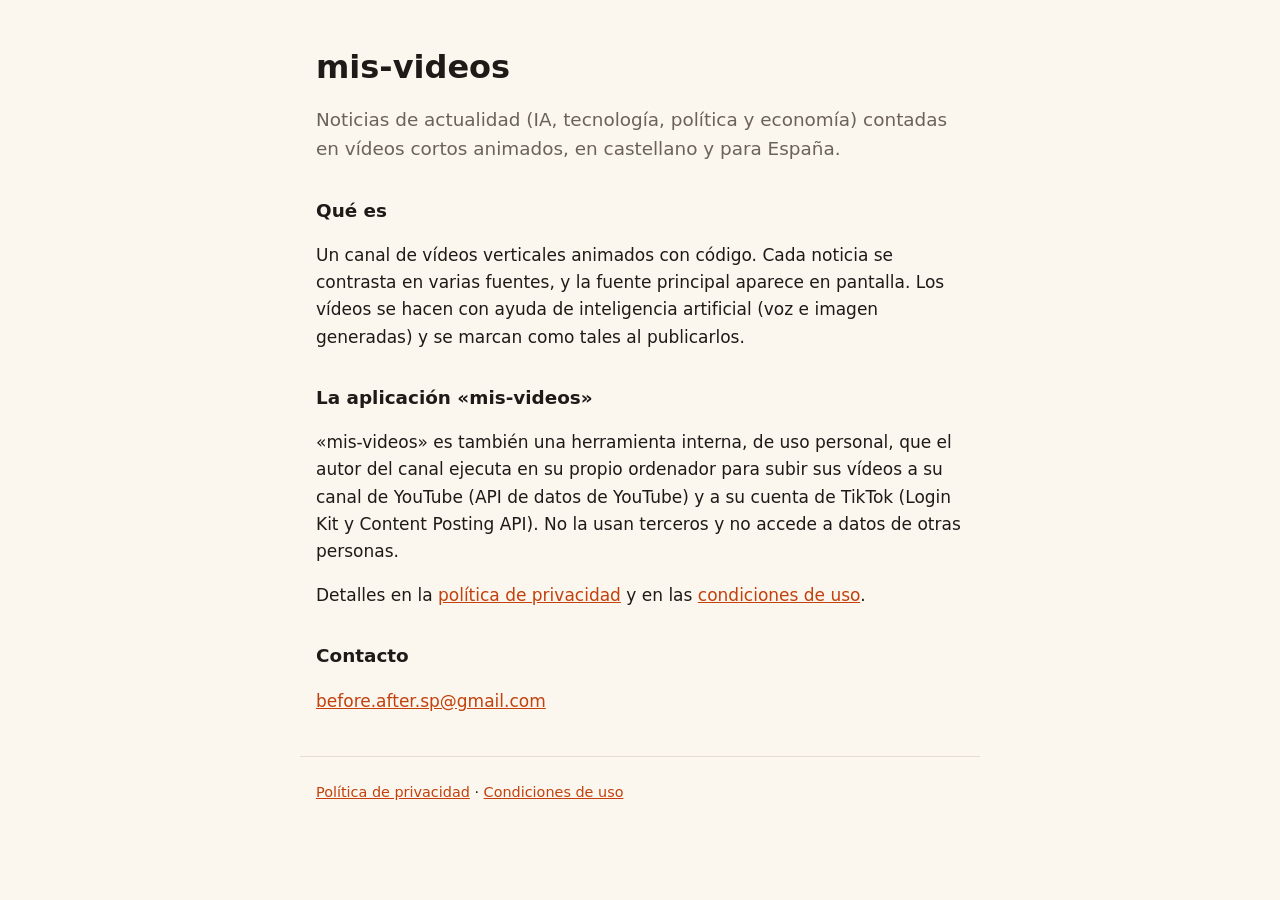
<file: index.html>
<!doctype html>
<html lang="es">
<head>
<meta charset="utf-8">
<meta name="viewport" content="width=device-width, initial-scale=1">
<title>mis-videos</title>
<meta name="description" content="Noticias de actualidad en vídeos cortos animados, en castellano.">
<link rel="stylesheet" href="estilo.css">
</head>
<body>
<main>
	<h1>mis-videos</h1>
	<p class="entradilla">Noticias de actualidad (IA, tecnología, política y economía) contadas en vídeos cortos animados, en castellano y para España.</p>

	<h2>Qué es</h2>
	<p>Un canal de vídeos verticales animados con código. Cada noticia se contrasta en varias fuentes, y la fuente principal aparece en pantalla. Los vídeos se hacen con ayuda de inteligencia artificial (voz e imagen generadas) y se marcan como tales al publicarlos.</p>

	<h2>La aplicación «mis-videos»</h2>
	<p>«mis-videos» es también una herramienta interna, de uso personal, que el autor del canal ejecuta en su propio ordenador para subir sus vídeos a su canal de YouTube (API de datos de YouTube) y a su cuenta de TikTok (Login Kit y Content Posting API). No la usan terceros y no accede a datos de otras personas.</p>
	<p>Detalles en la <a href="privacidad.html">política de privacidad</a> y en las <a href="terminos.html">condiciones de uso</a>.</p>

	<h2>Contacto</h2>
	<p><a href="mailto:before.after.sp@gmail.com">before.after.sp@gmail.com</a></p>
</main>
<footer><a href="privacidad.html">Política de privacidad</a> · <a href="terminos.html">Condiciones de uso</a></footer>
</body>
</html>
</file>
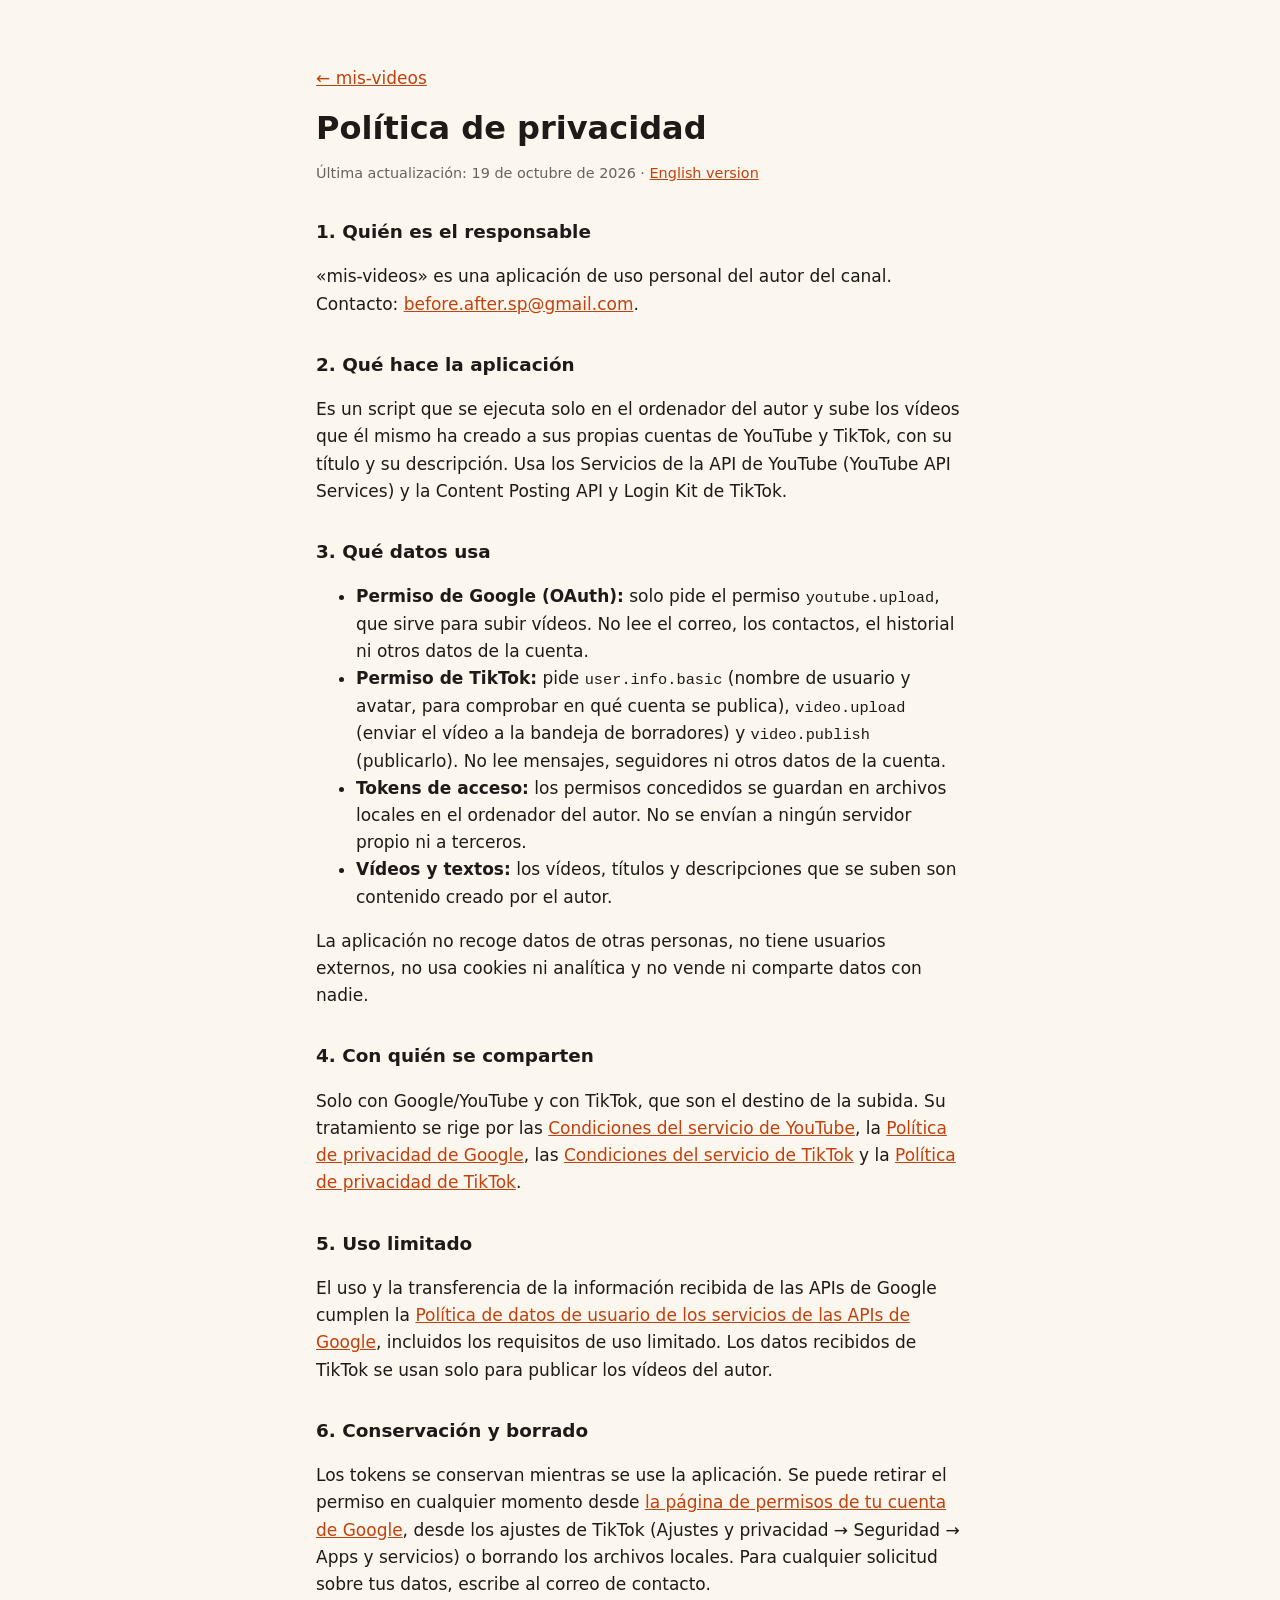
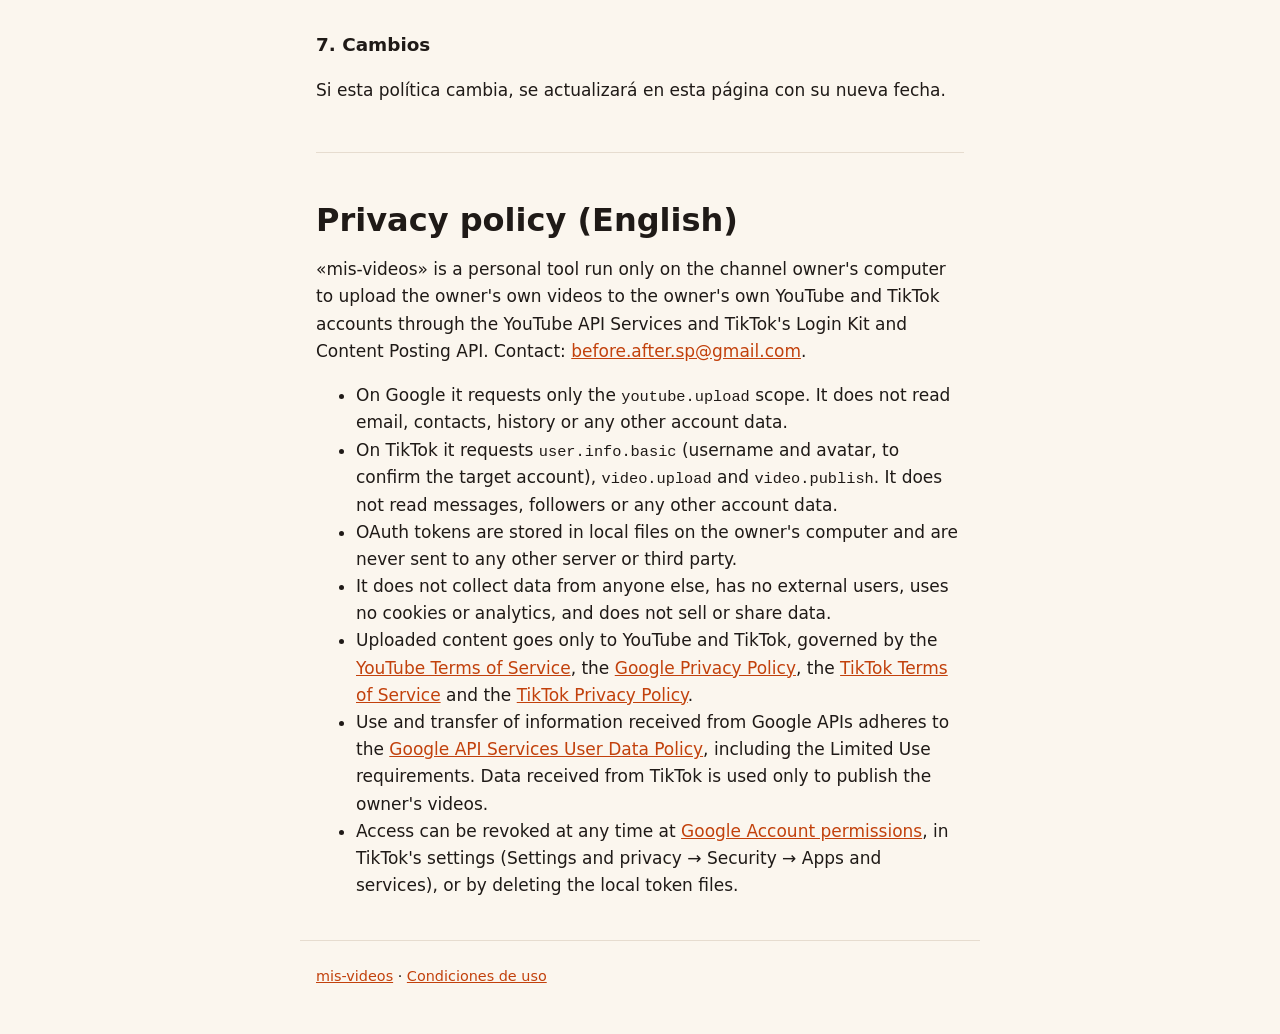
<file: privacidad.html>
<!doctype html>
<html lang="es">
<head>
<meta charset="utf-8">
<meta name="viewport" content="width=device-width, initial-scale=1">
<title>Política de privacidad · mis-videos</title>
<link rel="stylesheet" href="estilo.css">
</head>
<body>
<main>
	<p><a href="index.html">← mis-videos</a></p>
	<h1>Política de privacidad</h1>
	<p class="fecha">Última actualización: 19 de octubre de 2026 · <a href="#english">English version</a></p>

	<h2>1. Quién es el responsable</h2>
	<p>«mis-videos» es una aplicación de uso personal del autor del canal. Contacto: <a href="mailto:before.after.sp@gmail.com">before.after.sp@gmail.com</a>.</p>

	<h2>2. Qué hace la aplicación</h2>
	<p>Es un script que se ejecuta solo en el ordenador del autor y sube los vídeos que él mismo ha creado a sus propias cuentas de YouTube y TikTok, con su título y su descripción. Usa los Servicios de la API de YouTube (YouTube API Services) y la Content Posting API y Login Kit de TikTok.</p>

	<h2>3. Qué datos usa</h2>
	<ul>
		<li><strong>Permiso de Google (OAuth):</strong> solo pide el permiso <code>youtube.upload</code>, que sirve para subir vídeos. No lee el correo, los contactos, el historial ni otros datos de la cuenta.</li>
		<li><strong>Permiso de TikTok:</strong> pide <code>user.info.basic</code> (nombre de usuario y avatar, para comprobar en qué cuenta se publica), <code>video.upload</code> (enviar el vídeo a la bandeja de borradores) y <code>video.publish</code> (publicarlo). No lee mensajes, seguidores ni otros datos de la cuenta.</li>
		<li><strong>Tokens de acceso:</strong> los permisos concedidos se guardan en archivos locales en el ordenador del autor. No se envían a ningún servidor propio ni a terceros.</li>
		<li><strong>Vídeos y textos:</strong> los vídeos, títulos y descripciones que se suben son contenido creado por el autor.</li>
	</ul>
	<p>La aplicación no recoge datos de otras personas, no tiene usuarios externos, no usa cookies ni analítica y no vende ni comparte datos con nadie.</p>

	<h2>4. Con quién se comparten</h2>
	<p>Solo con Google/YouTube y con TikTok, que son el destino de la subida. Su tratamiento se rige por las <a href="https://www.youtube.com/t/terms">Condiciones del servicio de YouTube</a>, la <a href="https://policies.google.com/privacy">Política de privacidad de Google</a>, las <a href="https://www.tiktok.com/legal/terms-of-service">Condiciones del servicio de TikTok</a> y la <a href="https://www.tiktok.com/legal/privacy-policy">Política de privacidad de TikTok</a>.</p>

	<h2>5. Uso limitado</h2>
	<p>El uso y la transferencia de la información recibida de las APIs de Google cumplen la <a href="https://developers.google.com/terms/api-services-user-data-policy">Política de datos de usuario de los servicios de las APIs de Google</a>, incluidos los requisitos de uso limitado. Los datos recibidos de TikTok se usan solo para publicar los vídeos del autor.</p>

	<h2>6. Conservación y borrado</h2>
	<p>Los tokens se conservan mientras se use la aplicación. Se puede retirar el permiso en cualquier momento desde <a href="https://myaccount.google.com/permissions">la página de permisos de tu cuenta de Google</a>, desde los ajustes de TikTok (Ajustes y privacidad → Seguridad → Apps y servicios) o borrando los archivos locales. Para cualquier solicitud sobre tus datos, escribe al correo de contacto.</p>

	<h2>7. Cambios</h2>
	<p>Si esta política cambia, se actualizará en esta página con su nueva fecha.</p>

	<hr>

	<h1 id="english" lang="en">Privacy policy (English)</h1>
	<div lang="en">
	<p>«mis-videos» is a personal tool run only on the channel owner's computer to upload the owner's own videos to the owner's own YouTube and TikTok accounts through the YouTube API Services and TikTok's Login Kit and Content Posting API. Contact: <a href="mailto:before.after.sp@gmail.com">before.after.sp@gmail.com</a>.</p>
	<ul>
		<li>On Google it requests only the <code>youtube.upload</code> scope. It does not read email, contacts, history or any other account data.</li>
		<li>On TikTok it requests <code>user.info.basic</code> (username and avatar, to confirm the target account), <code>video.upload</code> and <code>video.publish</code>. It does not read messages, followers or any other account data.</li>
		<li>OAuth tokens are stored in local files on the owner's computer and are never sent to any other server or third party.</li>
		<li>It does not collect data from anyone else, has no external users, uses no cookies or analytics, and does not sell or share data.</li>
		<li>Uploaded content goes only to YouTube and TikTok, governed by the <a href="https://www.youtube.com/t/terms">YouTube Terms of Service</a>, the <a href="https://policies.google.com/privacy">Google Privacy Policy</a>, the <a href="https://www.tiktok.com/legal/terms-of-service">TikTok Terms of Service</a> and the <a href="https://www.tiktok.com/legal/privacy-policy">TikTok Privacy Policy</a>.</li>
		<li>Use and transfer of information received from Google APIs adheres to the <a href="https://developers.google.com/terms/api-services-user-data-policy">Google API Services User Data Policy</a>, including the Limited Use requirements. Data received from TikTok is used only to publish the owner's videos.</li>
		<li>Access can be revoked at any time at <a href="https://myaccount.google.com/permissions">Google Account permissions</a>, in TikTok's settings (Settings and privacy → Security → Apps and services), or by deleting the local token files.</li>
	</ul>
	</div>
</main>
<footer><a href="index.html">mis-videos</a> · <a href="terminos.html">Condiciones de uso</a></footer>
</body>
</html>
</file>
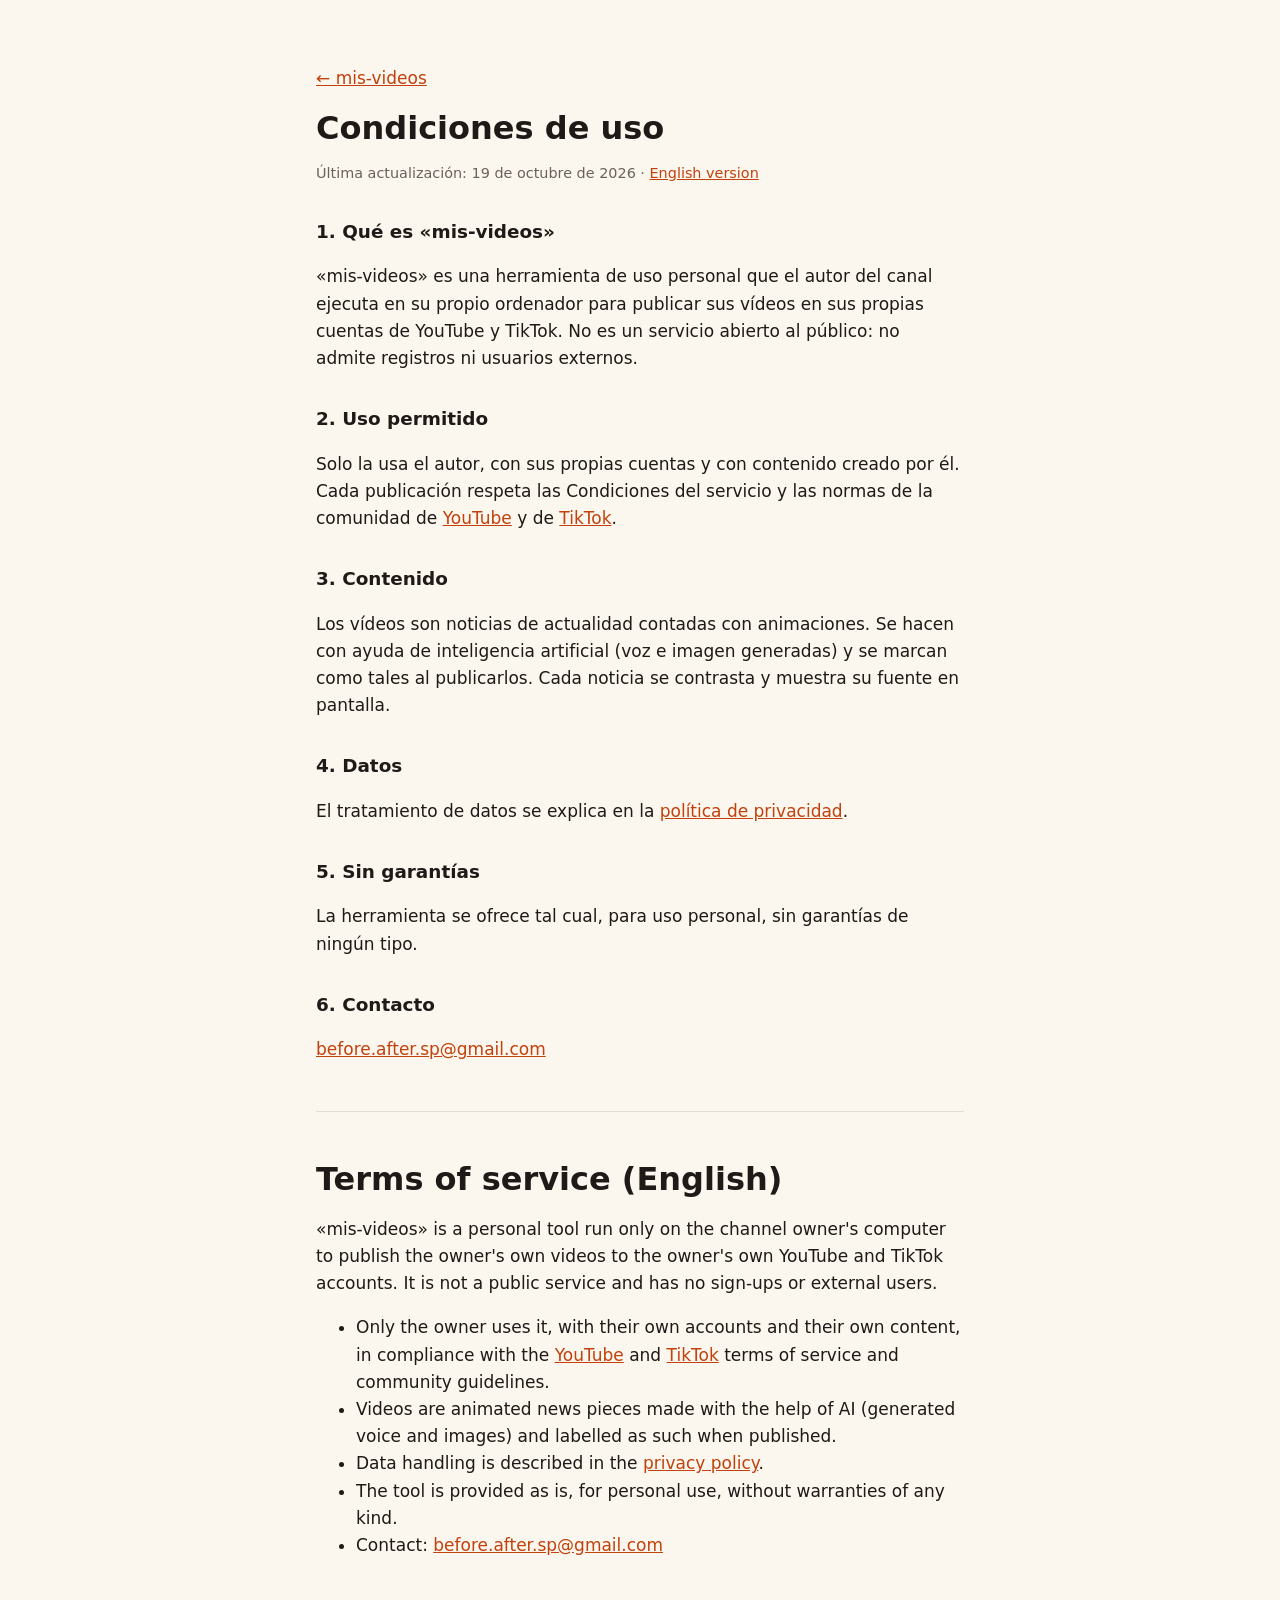
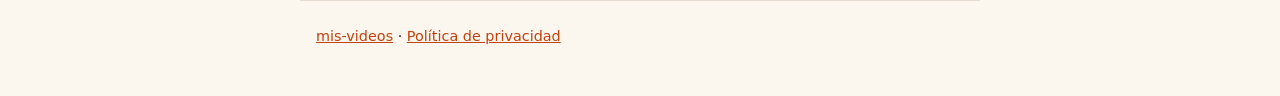
<file: terminos.html>
<!doctype html>
<html lang="es">
<head>
<meta charset="utf-8">
<meta name="viewport" content="width=device-width, initial-scale=1">
<title>Condiciones de uso · mis-videos</title>
<link rel="stylesheet" href="estilo.css">
</head>
<body>
<main>
	<p><a href="index.html">← mis-videos</a></p>
	<h1>Condiciones de uso</h1>
	<p class="fecha">Última actualización: 19 de octubre de 2026 · <a href="#english">English version</a></p>

	<h2>1. Qué es «mis-videos»</h2>
	<p>«mis-videos» es una herramienta de uso personal que el autor del canal ejecuta en su propio ordenador para publicar sus vídeos en sus propias cuentas de YouTube y TikTok. No es un servicio abierto al público: no admite registros ni usuarios externos.</p>

	<h2>2. Uso permitido</h2>
	<p>Solo la usa el autor, con sus propias cuentas y con contenido creado por él. Cada publicación respeta las Condiciones del servicio y las normas de la comunidad de <a href="https://www.youtube.com/t/terms">YouTube</a> y de <a href="https://www.tiktok.com/legal/terms-of-service">TikTok</a>.</p>

	<h2>3. Contenido</h2>
	<p>Los vídeos son noticias de actualidad contadas con animaciones. Se hacen con ayuda de inteligencia artificial (voz e imagen generadas) y se marcan como tales al publicarlos. Cada noticia se contrasta y muestra su fuente en pantalla.</p>

	<h2>4. Datos</h2>
	<p>El tratamiento de datos se explica en la <a href="privacidad.html">política de privacidad</a>.</p>

	<h2>5. Sin garantías</h2>
	<p>La herramienta se ofrece tal cual, para uso personal, sin garantías de ningún tipo.</p>

	<h2>6. Contacto</h2>
	<p><a href="mailto:before.after.sp@gmail.com">before.after.sp@gmail.com</a></p>

	<hr>

	<h1 id="english" lang="en">Terms of service (English)</h1>
	<div lang="en">
	<p>«mis-videos» is a personal tool run only on the channel owner's computer to publish the owner's own videos to the owner's own YouTube and TikTok accounts. It is not a public service and has no sign-ups or external users.</p>
	<ul>
		<li>Only the owner uses it, with their own accounts and their own content, in compliance with the <a href="https://www.youtube.com/t/terms">YouTube</a> and <a href="https://www.tiktok.com/legal/terms-of-service">TikTok</a> terms of service and community guidelines.</li>
		<li>Videos are animated news pieces made with the help of AI (generated voice and images) and labelled as such when published.</li>
		<li>Data handling is described in the <a href="privacidad.html">privacy policy</a>.</li>
		<li>The tool is provided as is, for personal use, without warranties of any kind.</li>
		<li>Contact: <a href="mailto:before.after.sp@gmail.com">before.after.sp@gmail.com</a></li>
	</ul>
	</div>
</main>
<footer><a href="index.html">mis-videos</a> · <a href="privacidad.html">Política de privacidad</a></footer>
</body>
</html>
</file>
<file: estilo.css>
:root {
	--fondo: #fbf6ee;
	--texto: #1f1a17;
	--suave: #6b625b;
	--acento: #c2410c;
	--linea: #e6dccf;
}
@media (prefers-color-scheme: dark) {
	:root {
		--fondo: #1a1714;
		--texto: #f1ebe3;
		--suave: #a89f96;
		--acento: #fb923c;
		--linea: #38312b;
	}
}
* { box-sizing: border-box; }
body {
	margin: 0;
	background: var(--fondo);
	color: var(--texto);
	font: 17px/1.6 system-ui, -apple-system, "Segoe UI", sans-serif;
}
main { max-width: 680px; margin: 0 auto; padding: 48px 16px 24px; }
h1 { font-size: 2rem; line-height: 1.2; margin: 0 0 12px; }
h2 { font-size: 1.15rem; margin: 32px 0 8px; }
a { color: var(--acento); }
code { font-size: .9em; }
hr { border: 0; border-top: 1px solid var(--linea); margin: 48px 0; }
.entradilla { font-size: 1.15rem; color: var(--suave); }
.fecha { color: var(--suave); font-size: .9rem; }
footer { max-width: 680px; margin: 0 auto; padding: 24px 16px 48px; border-top: 1px solid var(--linea); font-size: .9rem; }
</file>
